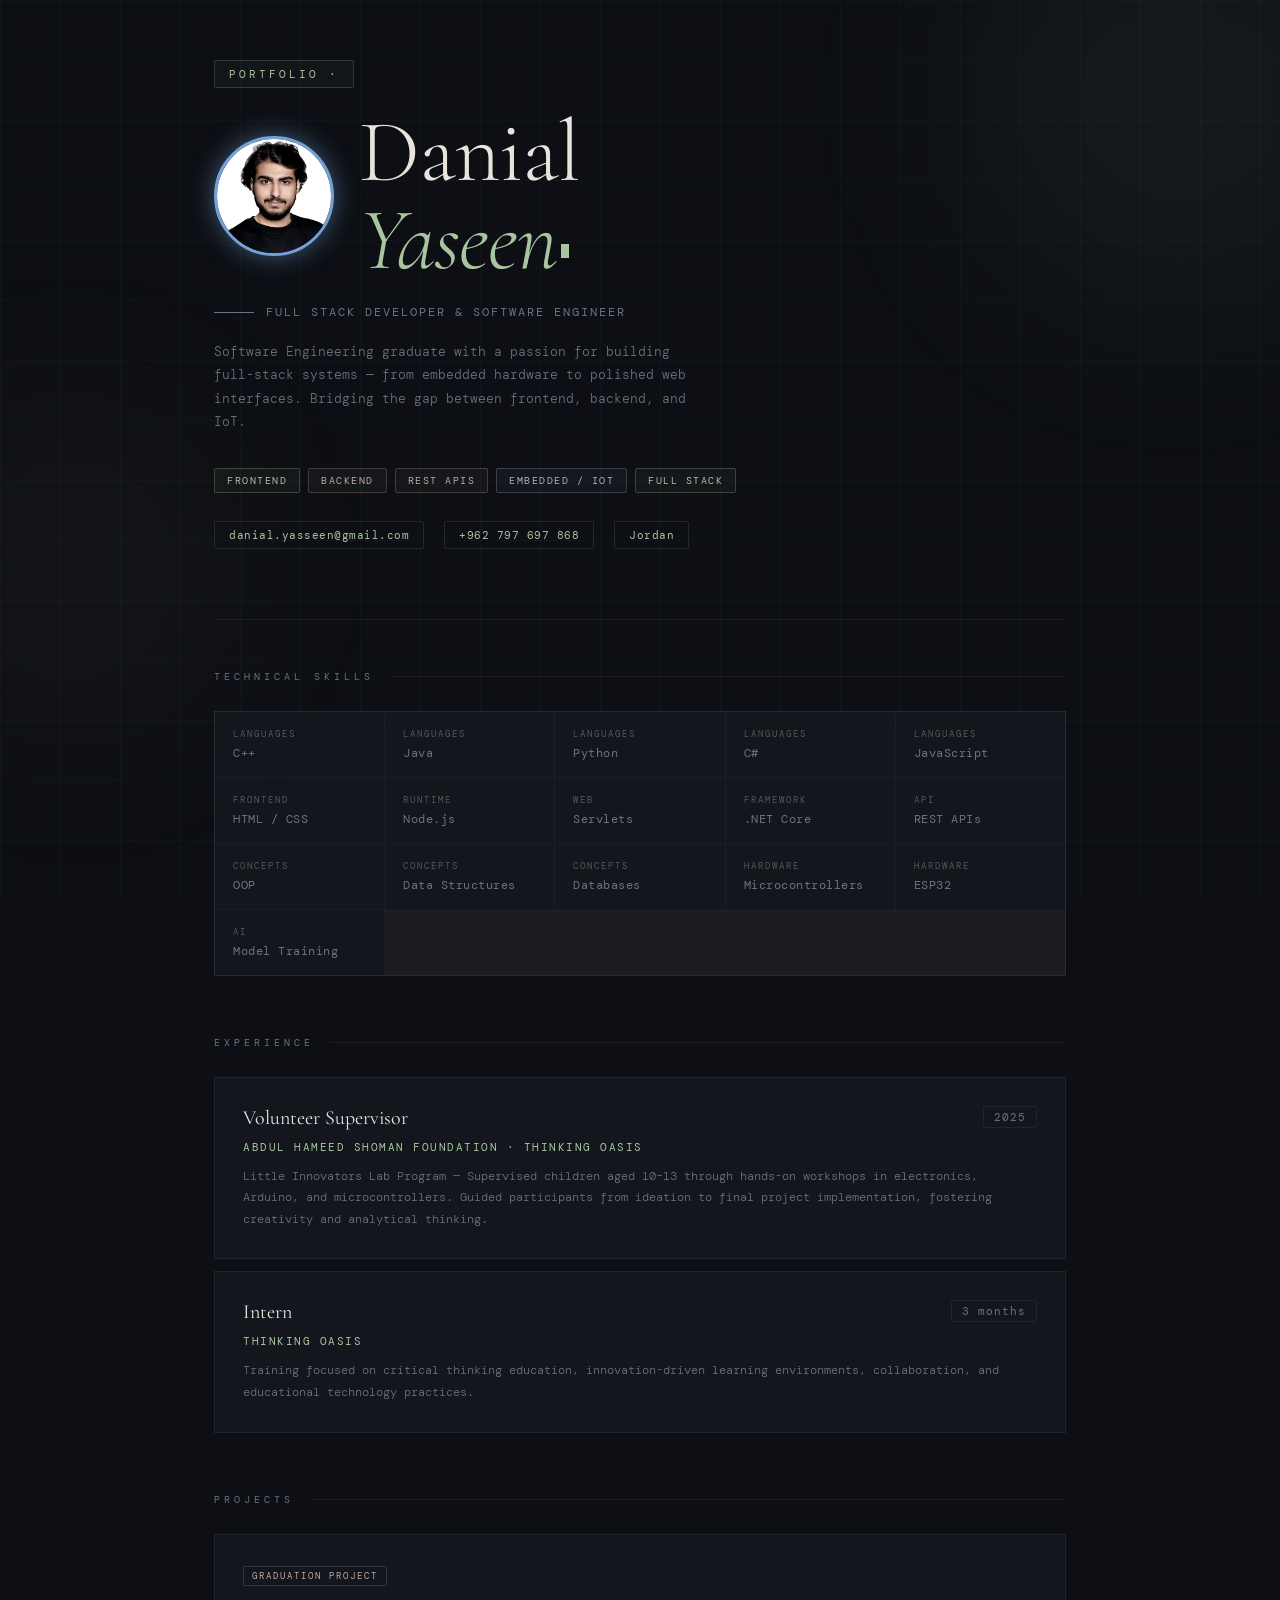
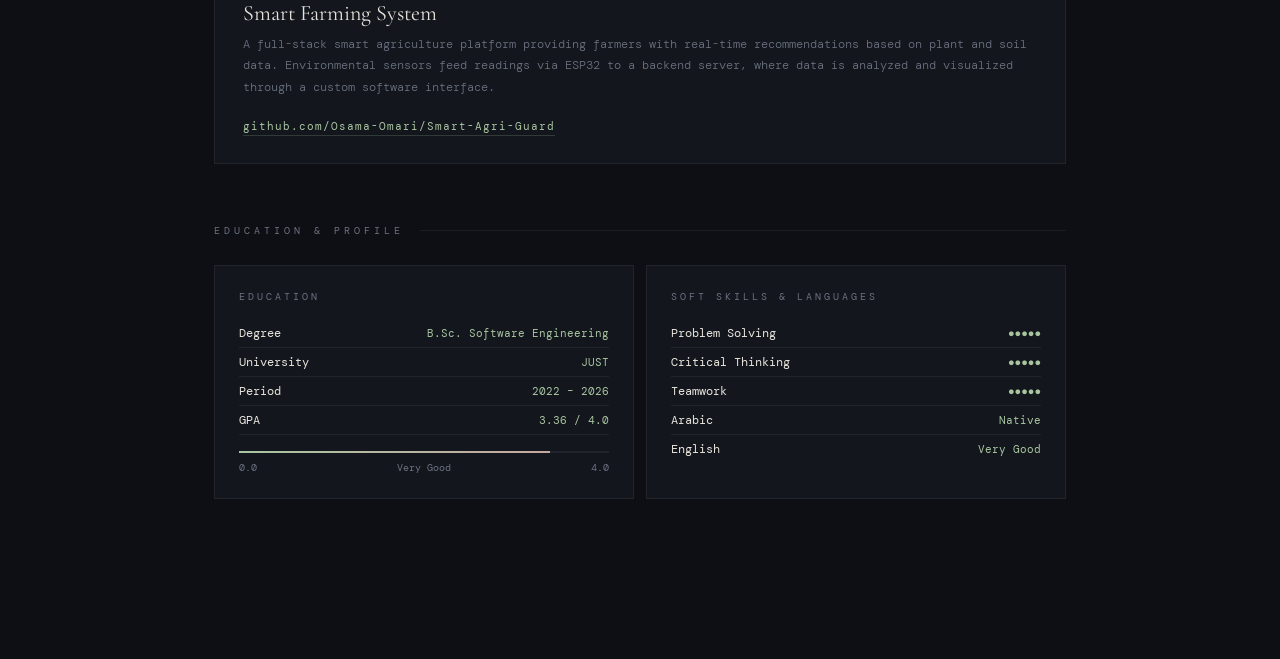
<file: index.html>
<!DOCTYPE html>
<html lang="en">
<head>
<meta charset="UTF-8">
<meta name="viewport" content="width=device-width, initial-scale=1.0">
<link href="https://fonts.googleapis.com/css2?family=Cormorant+Garamond:ital,wght@0,300;0,400;0,600;1,300&family=DM+Mono:wght@300;400;500&display=swap" rel="stylesheet">
<link rel="stylesheet" href="danial_yaseen_profile.css">
</head>
<body>

<div class="glow-orb glow-orb-1"></div>
<div class="glow-orb glow-orb-2"></div>

<div class="wrapper">

  <!-- Hero -->
  <div class="hero">
    <div class="hero-tag">Portfolio ·</div>
    <div class="hero-profile">
                <img src="30bfba59-b318-40b4-9e55-3c37020c7334.jpg" alt="Danial Yaseen" class="profile-img">

             <h1 class="hero-name">
               Danial<br><em>Yaseen</em><span class="cursor"></span>
            </h1>
      </div>
    <p class="hero-title">Full Stack Developer &amp; Software Engineer</p>
    <p class="hero-desc">
      Software Engineering graduate with a passion for building full-stack systems — from embedded hardware to polished web interfaces. Bridging the gap between frontend, backend, and IoT.
    </p>

    <div class="stack-badges">
      <span class="badge badge-front">Frontend</span>
      <span class="badge badge-back">Backend</span>
      <span class="badge badge-back">REST APIs</span>
      <span class="badge badge-hw">Embedded / IoT</span>
      <span class="badge badge-front">Full Stack</span>
    </div>

    <div class="contact-row">
      <a class="contact-pill" href="mailto:danial.yasseen@gmail.com">danial.yasseen@gmail.com</a>
      <a class="contact-pill" href="tel:0797697868">+962 797 697 868</a>
      <a class="contact-pill" href="#">Jordan</a>
    </div>
  </div>

  <div class="divider"></div>

  <!-- Technical Skills -->
  <div class="section">
    <div class="section-label">Technical Skills</div>
    <div class="skills-grid">
      <div class="skill-item"><div class="skill-cat">Languages</div>C++</div>
      <div class="skill-item"><div class="skill-cat">Languages</div>Java</div>
      <div class="skill-item"><div class="skill-cat">Languages</div>Python</div>
      <div class="skill-item"><div class="skill-cat">Languages</div>C#</div>
      <div class="skill-item"><div class="skill-cat">Languages</div>JavaScript</div>
      <div class="skill-item"><div class="skill-cat">Frontend</div>HTML / CSS</div>
      <div class="skill-item"><div class="skill-cat">Runtime</div>Node.js</div>
      <div class="skill-item"><div class="skill-cat">Web</div>Servlets</div>
      <div class="skill-item"><div class="skill-cat">Framework</div>.NET Core</div>
      <div class="skill-item"><div class="skill-cat">API</div>REST APIs</div>
      <div class="skill-item"><div class="skill-cat">Concepts</div>OOP</div>
      <div class="skill-item"><div class="skill-cat">Concepts</div>Data Structures</div>
      <div class="skill-item"><div class="skill-cat">Concepts</div>Databases</div>
      <div class="skill-item"><div class="skill-cat">Hardware</div>Microcontrollers</div>
      <div class="skill-item"><div class="skill-cat">Hardware</div>ESP32</div>
      <div class="skill-item"><div class="skill-cat">AI</div>Model Training</div>
    </div>
  </div>

  <!-- Experience -->
  <div class="section">
    <div class="section-label">Experience</div>

    <div class="exp-card">
      <div class="exp-header">
        <div class="exp-role">Volunteer Supervisor</div>
        <div class="exp-date">2025</div>
      </div>
      <div class="exp-org">Abdul Hameed Shoman Foundation · Thinking Oasis</div>
      <div class="exp-desc">
        Little Innovators Lab Program — Supervised children aged 10–13 through hands-on workshops in electronics, Arduino, and microcontrollers. Guided participants from ideation to final project implementation, fostering creativity and analytical thinking.
      </div>
    </div>

    <div class="exp-card">
      <div class="exp-header">
        <div class="exp-role">Intern</div>
        <div class="exp-date">3 months</div>
      </div>
      <div class="exp-org">Thinking Oasis</div>
      <div class="exp-desc">
        Training focused on critical thinking education, innovation-driven learning environments, collaboration, and educational technology practices.
      </div>
    </div>
  </div>

  <!-- Project -->
  <div class="section">
    <div class="section-label">Projects</div>
    <div class="project-card">
      <div class="project-badge">Graduation Project</div>
      <div class="project-title">Smart Farming System</div>
      <div class="project-desc">
        A full-stack smart agriculture platform providing farmers with real-time recommendations based on plant and soil data. Environmental sensors feed readings via ESP32 to a backend server, where data is analyzed and visualized through a custom software interface.
      </div>
      <a class="project-link" href="https://github.com/Osama-Omari/Smart-Agri-Guard" target="_blank">
        github.com/Osama-Omari/Smart-Agri-Guard
      </a>
    </div>
  </div>

  <!-- Education + Soft Skills -->
  <div class="section">
    <div class="section-label">Education &amp; Profile</div>
    <div class="two-col">
      <div class="info-card">
        <div class="info-title">Education</div>
        <div class="info-item">Degree <span>B.Sc. Software Engineering</span></div>
        <div class="info-item">University <span>JUST</span></div>
        <div class="info-item">Period <span>2022 – 2026</span></div>
        <div class="info-item">GPA <span>3.36 / 4.0</span></div>
        <div class="gpa-bar"><div class="gpa-fill"></div></div>
        <div class="gpa-label"><span>0.0</span><span>Very Good</span><span>4.0</span></div>
      </div>

      <div class="info-card">
        <div class="info-title">Soft Skills &amp; Languages</div>
        <div class="info-item">Problem Solving <span>●●●●●</span></div>
        <div class="info-item">Critical Thinking <span>●●●●●</span></div>
        <div class="info-item">Teamwork <span>●●●●●</span></div>
        <div class="info-item">Arabic <span>Native</span></div>
        <div class="info-item">English <span>Very Good</span></div>
      </div>
    </div>
  </div>

</div>

</body>
</html>
</file>
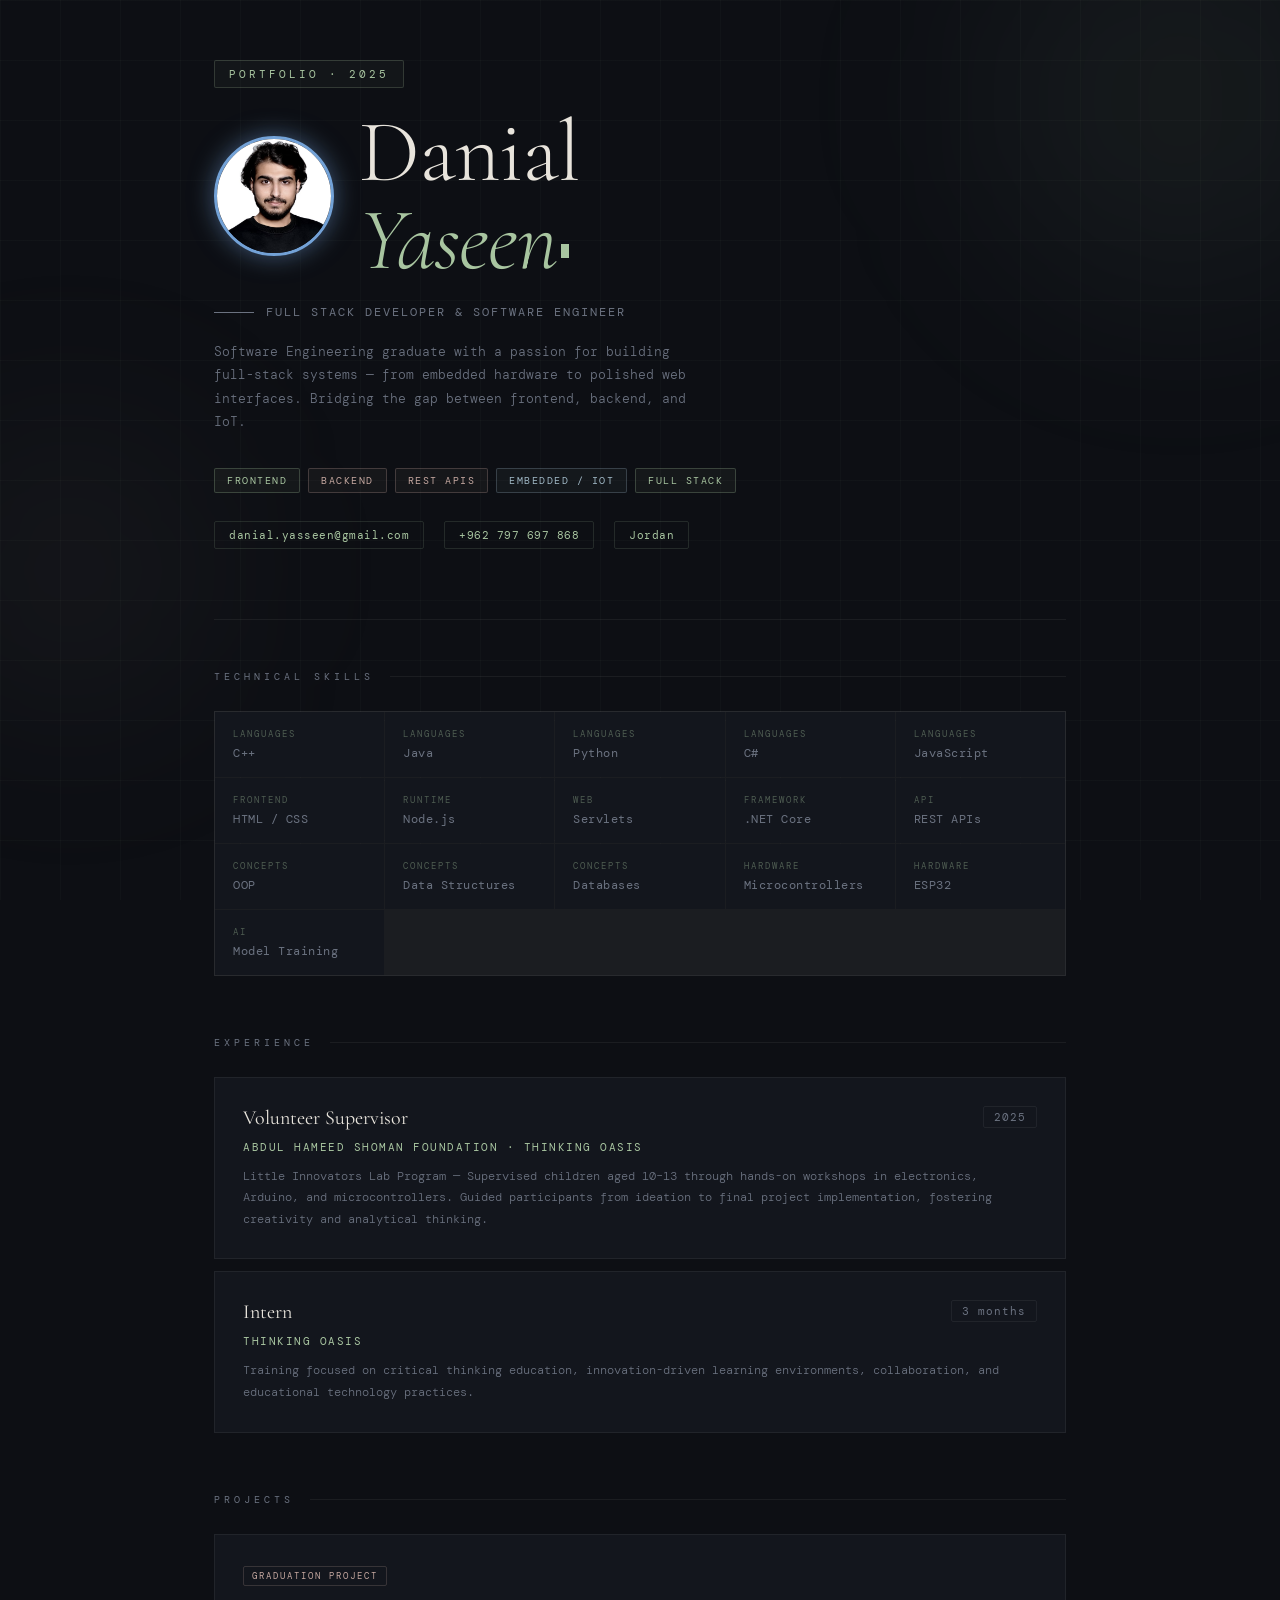
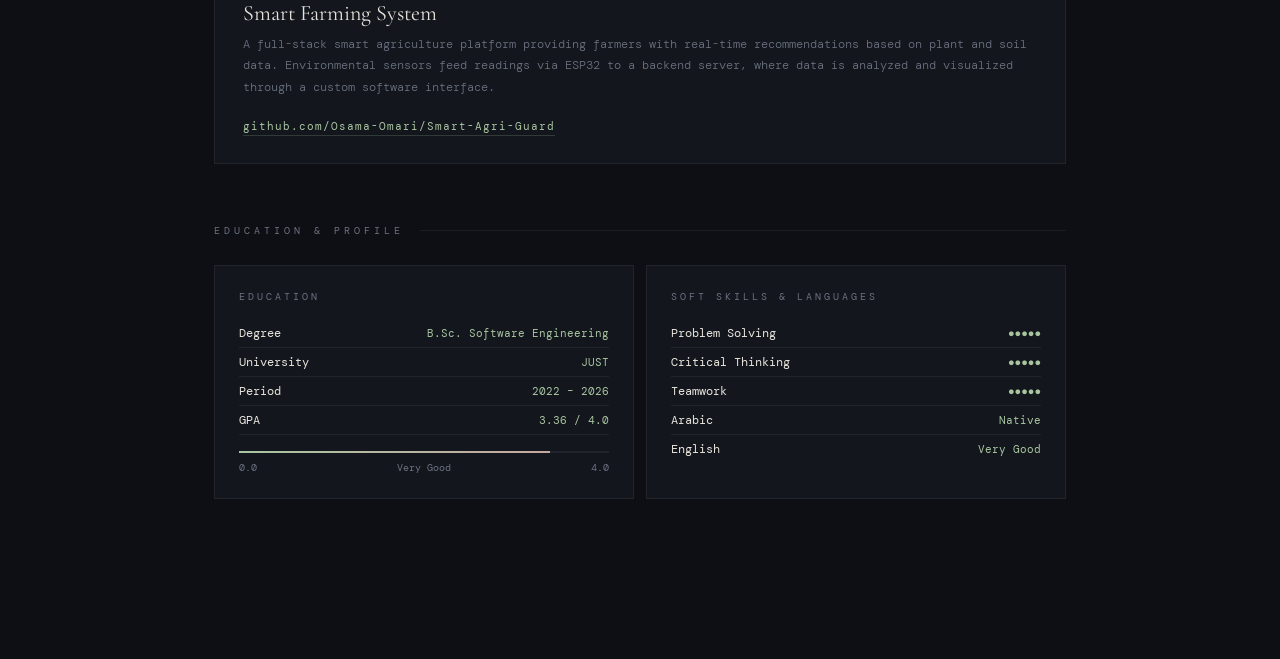
<file: danial_yaseen_profile.html>
<!DOCTYPE html>
<html lang="en">
<head>
<meta charset="UTF-8">
<meta name="viewport" content="width=device-width, initial-scale=1.0">
<link href="https://fonts.googleapis.com/css2?family=Cormorant+Garamond:ital,wght@0,300;0,400;0,600;1,300&family=DM+Mono:wght@300;400;500&display=swap" rel="stylesheet">
<link rel="stylesheet" href="danial_yaseen_profile.css">
</head>
<body>

<div class="glow-orb glow-orb-1"></div>
<div class="glow-orb glow-orb-2"></div>

<div class="wrapper">

  <!-- Hero -->
  <div class="hero">
    <div class="hero-tag">Portfolio · 2025</div>
    <div class="hero-profile">
                <img src="30bfba59-b318-40b4-9e55-3c37020c7334.jpg" alt="Danial Yaseen" class="profile-img">

             <h1 class="hero-name">
               Danial<br><em>Yaseen</em><span class="cursor"></span>
            </h1>
      </div>
    <p class="hero-title">Full Stack Developer &amp; Software Engineer</p>
    <p class="hero-desc">
      Software Engineering graduate with a passion for building full-stack systems — from embedded hardware to polished web interfaces. Bridging the gap between frontend, backend, and IoT.
    </p>

    <div class="stack-badges">
      <span class="badge badge-front">Frontend</span>
      <span class="badge badge-back">Backend</span>
      <span class="badge badge-back">REST APIs</span>
      <span class="badge badge-hw">Embedded / IoT</span>
      <span class="badge badge-front">Full Stack</span>
    </div>

    <div class="contact-row">
      <a class="contact-pill" href="mailto:danial.yasseen@gmail.com">danial.yasseen@gmail.com</a>
      <a class="contact-pill" href="tel:0797697868">+962 797 697 868</a>
      <a class="contact-pill" href="#">Jordan</a>
    </div>
  </div>

  <div class="divider"></div>

  <!-- Technical Skills -->
  <div class="section">
    <div class="section-label">Technical Skills</div>
    <div class="skills-grid">
      <div class="skill-item"><div class="skill-cat">Languages</div>C++</div>
      <div class="skill-item"><div class="skill-cat">Languages</div>Java</div>
      <div class="skill-item"><div class="skill-cat">Languages</div>Python</div>
      <div class="skill-item"><div class="skill-cat">Languages</div>C#</div>
      <div class="skill-item"><div class="skill-cat">Languages</div>JavaScript</div>
      <div class="skill-item"><div class="skill-cat">Frontend</div>HTML / CSS</div>
      <div class="skill-item"><div class="skill-cat">Runtime</div>Node.js</div>
      <div class="skill-item"><div class="skill-cat">Web</div>Servlets</div>
      <div class="skill-item"><div class="skill-cat">Framework</div>.NET Core</div>
      <div class="skill-item"><div class="skill-cat">API</div>REST APIs</div>
      <div class="skill-item"><div class="skill-cat">Concepts</div>OOP</div>
      <div class="skill-item"><div class="skill-cat">Concepts</div>Data Structures</div>
      <div class="skill-item"><div class="skill-cat">Concepts</div>Databases</div>
      <div class="skill-item"><div class="skill-cat">Hardware</div>Microcontrollers</div>
      <div class="skill-item"><div class="skill-cat">Hardware</div>ESP32</div>
      <div class="skill-item"><div class="skill-cat">AI</div>Model Training</div>
    </div>
  </div>

  <!-- Experience -->
  <div class="section">
    <div class="section-label">Experience</div>

    <div class="exp-card">
      <div class="exp-header">
        <div class="exp-role">Volunteer Supervisor</div>
        <div class="exp-date">2025</div>
      </div>
      <div class="exp-org">Abdul Hameed Shoman Foundation · Thinking Oasis</div>
      <div class="exp-desc">
        Little Innovators Lab Program — Supervised children aged 10–13 through hands-on workshops in electronics, Arduino, and microcontrollers. Guided participants from ideation to final project implementation, fostering creativity and analytical thinking.
      </div>
    </div>

    <div class="exp-card">
      <div class="exp-header">
        <div class="exp-role">Intern</div>
        <div class="exp-date">3 months</div>
      </div>
      <div class="exp-org">Thinking Oasis</div>
      <div class="exp-desc">
        Training focused on critical thinking education, innovation-driven learning environments, collaboration, and educational technology practices.
      </div>
    </div>
  </div>

  <!-- Project -->
  <div class="section">
    <div class="section-label">Projects</div>
    <div class="project-card">
      <div class="project-badge">Graduation Project</div>
      <div class="project-title">Smart Farming System</div>
      <div class="project-desc">
        A full-stack smart agriculture platform providing farmers with real-time recommendations based on plant and soil data. Environmental sensors feed readings via ESP32 to a backend server, where data is analyzed and visualized through a custom software interface.
      </div>
      <a class="project-link" href="https://github.com/Osama-Omari/Smart-Agri-Guard" target="_blank">
        github.com/Osama-Omari/Smart-Agri-Guard
      </a>
    </div>
  </div>

  <!-- Education + Soft Skills -->
  <div class="section">
    <div class="section-label">Education &amp; Profile</div>
    <div class="two-col">
      <div class="info-card">
        <div class="info-title">Education</div>
        <div class="info-item">Degree <span>B.Sc. Software Engineering</span></div>
        <div class="info-item">University <span>JUST</span></div>
        <div class="info-item">Period <span>2022 – 2026</span></div>
        <div class="info-item">GPA <span>3.36 / 4.0</span></div>
        <div class="gpa-bar"><div class="gpa-fill"></div></div>
        <div class="gpa-label"><span>0.0</span><span>Very Good</span><span>4.0</span></div>
      </div>

      <div class="info-card">
        <div class="info-title">Soft Skills &amp; Languages</div>
        <div class="info-item">Problem Solving <span>●●●●●</span></div>
        <div class="info-item">Critical Thinking <span>●●●●●</span></div>
        <div class="info-item">Teamwork <span>●●●●●</span></div>
        <div class="info-item">Arabic <span>Native</span></div>
        <div class="info-item">English <span>Very Good</span></div>
      </div>
    </div>
  </div>

</div>

</body>
</html>
</file>
<file: danial_yaseen_profile.css>
*, *::before, *::after { box-sizing: border-box; margin: 0; padding: 0; }

  :root {
    --bg: #0d0f14;
    --surface: #13161d;
    --border: rgba(255,255,255,0.06);
    --text: #e8e4dc;
    --muted: #6b7280;
    --accent: #a8c5a0;
    --accent2: #c5a8a0;
    --glow: rgba(168,197,160,0.12);
  }

  html { scroll-behavior: smooth; }

  body {
    font-family: 'DM Mono', monospace;
    background: var(--bg);
    color: var(--text);
    min-height: 100vh;
    overflow-x: hidden;
  }

 
  body::before {
    content: '';
    position: fixed;
    inset: 0;
    background-image:
      linear-gradient(rgba(168,197,160,0.03) 1px, transparent 1px),
      linear-gradient(90deg, rgba(168,197,160,0.03) 1px, transparent 1px);
    background-size: 60px 60px;
    pointer-events: none;
    z-index: 0;
  }

 
  .glow-orb {
    position: fixed;
    border-radius: 50%;
    filter: blur(100px);
    pointer-events: none;
    z-index: 0;
    animation: drift 8s ease-in-out infinite;
  }
  .glow-orb-1 { width: 400px; height: 400px; background: rgba(168,197,160,0.06); top: -100px; right: -100px; }
  .glow-orb-2 { width: 300px; height: 300px; background: rgba(197,168,160,0.05); bottom: 20%; left: -80px; animation-delay: -4s; }

  @keyframes drift {
    0%, 100% { transform: translate(0, 0); }
    50% { transform: translate(20px, 30px); }
  }

  .wrapper {
    position: relative;
    z-index: 1;
    max-width: 900px;
    margin: 0 auto;
    padding: 60px 24px 100px;
  }

  .hero-profile {
  display: flex;
  align-items: center;   
  justify-content: center;
  gap: 25px;
  }

  .profile-img {
  width: 120px;
  height: 120px;
  border-radius: 50%;
  object-fit: cover;
  filter: grayscale(40%);
  transition: 0.4s;
  border: 3px solid #58a6ff;
  box-shadow: 0 0 25px rgba(88, 166, 255, 0.5);

  flex-shrink: 0; 
  }

  .profile-img:hover {
  filter: grayscale(0%) brightness(1.1);
  transform: scale(1.05);
  }
 
  .hero {
    display: flex;
    flex-direction: column;
    align-items: flex-start;
    gap: 20px;
    margin-bottom: 70px;
    animation: fadeUp 0.8s ease both;
  }

  .hero-tag {
    font-size: 11px;
    letter-spacing: 3px;
    color: var(--accent);
    text-transform: uppercase;
    border: 1px solid rgba(168,197,160,0.2);
    padding: 6px 14px;
    border-radius: 2px;
    background: rgba(168,197,160,0.04);
  }

  .hero-name {
    font-family: 'Cormorant Garamond', serif;
    font-size: clamp(52px, 10vw, 88px);
    font-weight: 300;
    line-height: 1;
    letter-spacing: -1px;
    color: var(--text);
    margin: 0;
    text-align: left;
  }

  .hero-name em {
    font-style: italic;
    color: var(--accent);
  }

  .hero-title {
    font-size: 12px;
    color: var(--muted);
    letter-spacing: 2px;
    text-transform: uppercase;
    display: flex;
    align-items: center;
    gap: 12px;
  }

  .hero-title::before {
    content: '';
    display: block;
    width: 40px;
    height: 1px;
    background: var(--muted);
  }

  .hero-desc {
    max-width: 500px;
    font-size: 13px;
    color: var(--muted);
    line-height: 1.8;
    font-family: 'DM Mono', monospace;
    font-weight: 300;
  }

  .contact-row {
    display: flex;
    gap: 20px;
    flex-wrap: wrap;
    margin-top: 8px;
  }

  .contact-pill {
    font-size: 11px;
    color: var(--accent);
    padding: 6px 14px;
    border: 1px solid rgba(168,197,160,0.15);
    border-radius: 2px;
    text-decoration: none;
    transition: all 0.3s;
    letter-spacing: 0.5px;
  }
  .contact-pill:hover {
    background: rgba(168,197,160,0.08);
    border-color: rgba(168,197,160,0.35);
    color: var(--text);
  }

 
  .divider {
    width: 100%;
    height: 1px;
    background: var(--border);
    margin: 50px 0;
  }

 
  .section {
    margin-bottom: 60px;
    animation: fadeUp 0.8s ease both;
  }

  .section-label {
    font-size: 10px;
    letter-spacing: 4px;
    text-transform: uppercase;
    color: var(--muted);
    margin-bottom: 28px;
    display: flex;
    align-items: center;
    gap: 16px;
  }

  .section-label::after {
    content: '';
    flex: 1;
    height: 1px;
    background: var(--border);
  }

 
  .skills-grid {
    display: grid;
    grid-template-columns: repeat(auto-fill, minmax(160px, 1fr));
    gap: 1px;
    background: var(--border);
    border: 1px solid var(--border);
  }

  .skill-item {
    background: var(--surface);
    padding: 16px 18px;
    font-size: 12px;
    color: var(--muted);
    letter-spacing: 0.5px;
    transition: all 0.3s;
    cursor: default;
    position: relative;
    overflow: hidden;
  }

  .skill-item::before {
    content: '';
    position: absolute;
    inset: 0;
    background: var(--glow);
    opacity: 0;
    transition: opacity 0.3s;
  }

  .skill-item:hover::before { opacity: 1; }
  .skill-item:hover { color: var(--accent); }

  .skill-cat {
    font-size: 9px;
    letter-spacing: 2px;
    text-transform: uppercase;
    color: rgba(168,197,160,0.4);
    margin-bottom: 5px;
  }

 
  .exp-card {
    border: 1px solid var(--border);
    padding: 28px;
    background: var(--surface);
    margin-bottom: 12px;
    position: relative;
    overflow: hidden;
    transition: border-color 0.3s;
  }

  .exp-card::before {
    content: '';
    position: absolute;
    left: 0; top: 0; bottom: 0;
    width: 2px;
    background: var(--accent);
    transform: scaleY(0);
    transform-origin: bottom;
    transition: transform 0.4s ease;
  }

  .exp-card:hover::before { transform: scaleY(1); }
  .exp-card:hover { border-color: rgba(168,197,160,0.2); }

  .exp-header {
    display: flex;
    justify-content: space-between;
    align-items: flex-start;
    margin-bottom: 10px;
    flex-wrap: wrap;
    gap: 8px;
  }

  .exp-role {
    font-family: 'Cormorant Garamond', serif;
    font-size: 20px;
    font-weight: 400;
    color: var(--text);
  }

  .exp-date {
    font-size: 11px;
    color: var(--muted);
    letter-spacing: 1px;
    padding: 3px 10px;
    border: 1px solid var(--border);
    border-radius: 2px;
  }

  .exp-org {
    font-size: 11px;
    color: var(--accent);
    letter-spacing: 1.5px;
    text-transform: uppercase;
    margin-bottom: 12px;
  }

  .exp-desc {
    font-size: 12px;
    color: var(--muted);
    line-height: 1.8;
    font-weight: 300;
  }

  
  .project-card {
    border: 1px solid var(--border);
    padding: 28px;
    background: var(--surface);
    position: relative;
    overflow: hidden;
    transition: all 0.3s;
  }

  .project-card:hover {
    border-color: rgba(168,197,160,0.2);
    transform: translateY(-2px);
    box-shadow: 0 20px 60px rgba(0,0,0,0.4);
  }

  .project-card::after {
    content: '→';
    position: absolute;
    top: 28px; right: 28px;
    font-size: 18px;
    color: var(--accent);
    opacity: 0;
    transition: all 0.3s;
    transform: translateX(-8px);
  }

  .project-card:hover::after {
    opacity: 1;
    transform: translateX(0);
  }

  .project-title {
    font-family: 'Cormorant Garamond', serif;
    font-size: 22px;
    font-weight: 400;
    color: var(--text);
    margin-bottom: 8px;
  }

  .project-badge {
    display: inline-block;
    font-size: 9px;
    letter-spacing: 2px;
    text-transform: uppercase;
    color: var(--accent2);
    border: 1px solid rgba(197,168,160,0.2);
    padding: 3px 8px;
    border-radius: 2px;
    margin-bottom: 14px;
  }

  .project-desc {
    font-size: 12px;
    color: var(--muted);
    line-height: 1.8;
    font-weight: 300;
    margin-bottom: 16px;
  }

  .project-link {
    font-size: 11px;
    color: var(--accent);
    text-decoration: none;
    letter-spacing: 1px;
    border-bottom: 1px solid rgba(168,197,160,0.2);
    padding-bottom: 2px;
    transition: border-color 0.3s;
  }
  .project-link:hover { border-color: var(--accent); }


  .two-col { display: grid; grid-template-columns: 1fr 1fr; gap: 12px; }

  .info-card {
    border: 1px solid var(--border);
    padding: 24px;
    background: var(--surface);
  }

  .info-title {
    font-size: 10px;
    letter-spacing: 3px;
    text-transform: uppercase;
    color: var(--muted);
    margin-bottom: 16px;
  }

  .info-item {
    font-size: 12px;
    color: var(--text);
    padding: 6px 0;
    border-bottom: 1px solid var(--border);
    display: flex;
    justify-content: space-between;
    align-items: center;
  }
  .info-item:last-child { border-bottom: none; }
  .info-item span { color: var(--accent); font-size: 11px; }

 
  .gpa-bar {
    width: 100%;
    height: 2px;
    background: var(--border);
    margin-top: 16px;
    position: relative;
    overflow: hidden;
  }

  .gpa-fill {
    position: absolute;
    left: 0; top: 0; bottom: 0;
    width: 84%;
    background: linear-gradient(90deg, var(--accent), var(--accent2));
    animation: fillBar 1.5s ease 0.5s both;
  }

  @keyframes fillBar {
    from { width: 0; }
    to { width: 84%; }
  }

  .gpa-label {
    font-size: 10px;
    color: var(--muted);
    margin-top: 8px;
    display: flex;
    justify-content: space-between;
  }


  @keyframes fadeUp {
    from { opacity: 0; transform: translateY(24px); }
    to { opacity: 1; transform: translateY(0); }
  }

  .section:nth-child(1) { animation-delay: 0.1s; }
  .section:nth-child(2) { animation-delay: 0.2s; }
  .section:nth-child(3) { animation-delay: 0.3s; }
  .section:nth-child(4) { animation-delay: 0.4s; }
  .section:nth-child(5) { animation-delay: 0.5s; }

 
  .cursor {
    display: inline-block;
    width: 8px;
    height: 14px;
    background: var(--accent);
    margin-left: 4px;
    vertical-align: middle;
    animation: blink 1s step-end infinite;
  }
  @keyframes blink { 0%, 100% { opacity: 1; } 50% { opacity: 0; } }

 
  .stack-badges {
    display: flex;
    flex-wrap: wrap;
    gap: 8px;
    margin-top: 14px;
  }

  .badge {
    font-size: 10px;
    letter-spacing: 1.5px;
    text-transform: uppercase;
    padding: 5px 12px;
    border-radius: 2px;
    border: 1px solid;
  }

  .badge-front { color: var(--accent); border-color: rgba(168,197,160,0.25); background: rgba(168,197,160,0.05); }
  .badge-back { color: var(--accent2); border-color: rgba(197,168,160,0.25); background: rgba(197,168,160,0.05); }
  .badge-hw { color: #a0b8c5; border-color: rgba(160,184,197,0.25); background: rgba(160,184,197,0.05); }

  @media (max-width: 600px) {
    .two-col { grid-template-columns: 1fr; }
     }
</file>
